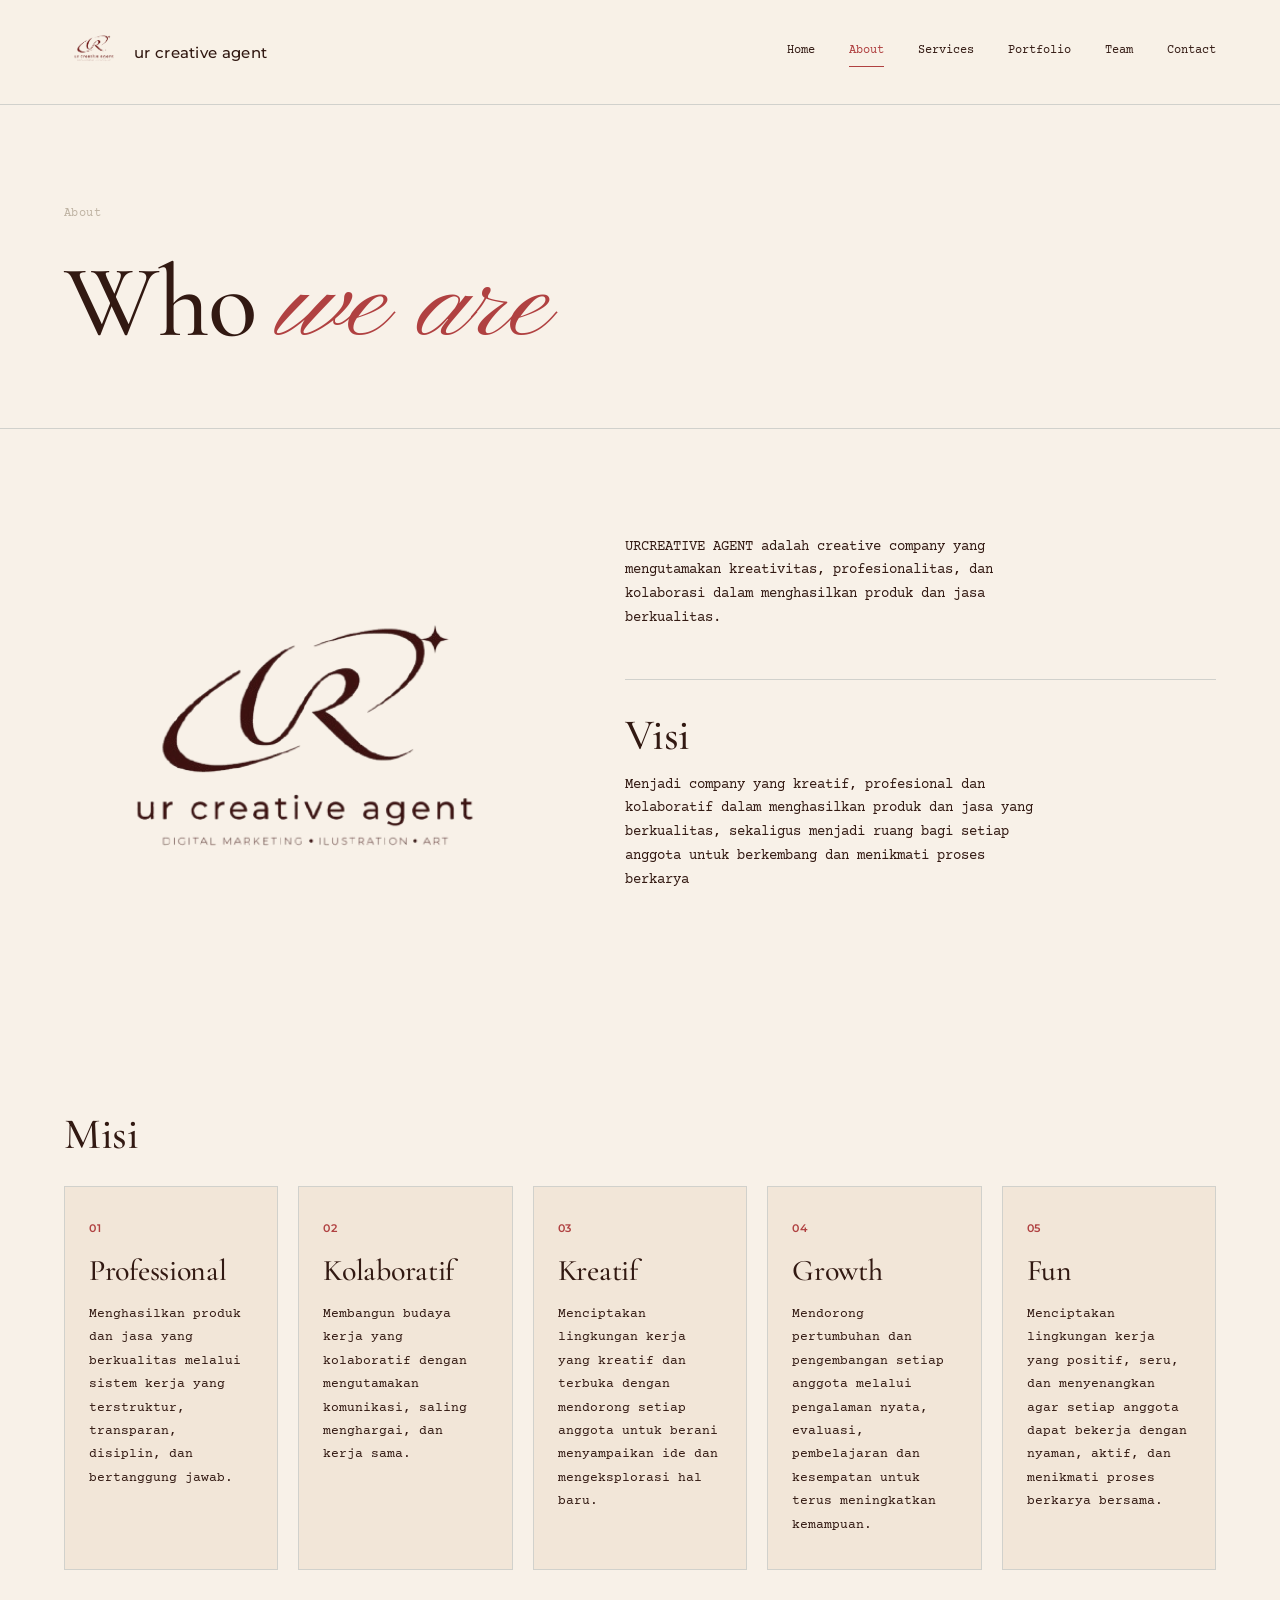
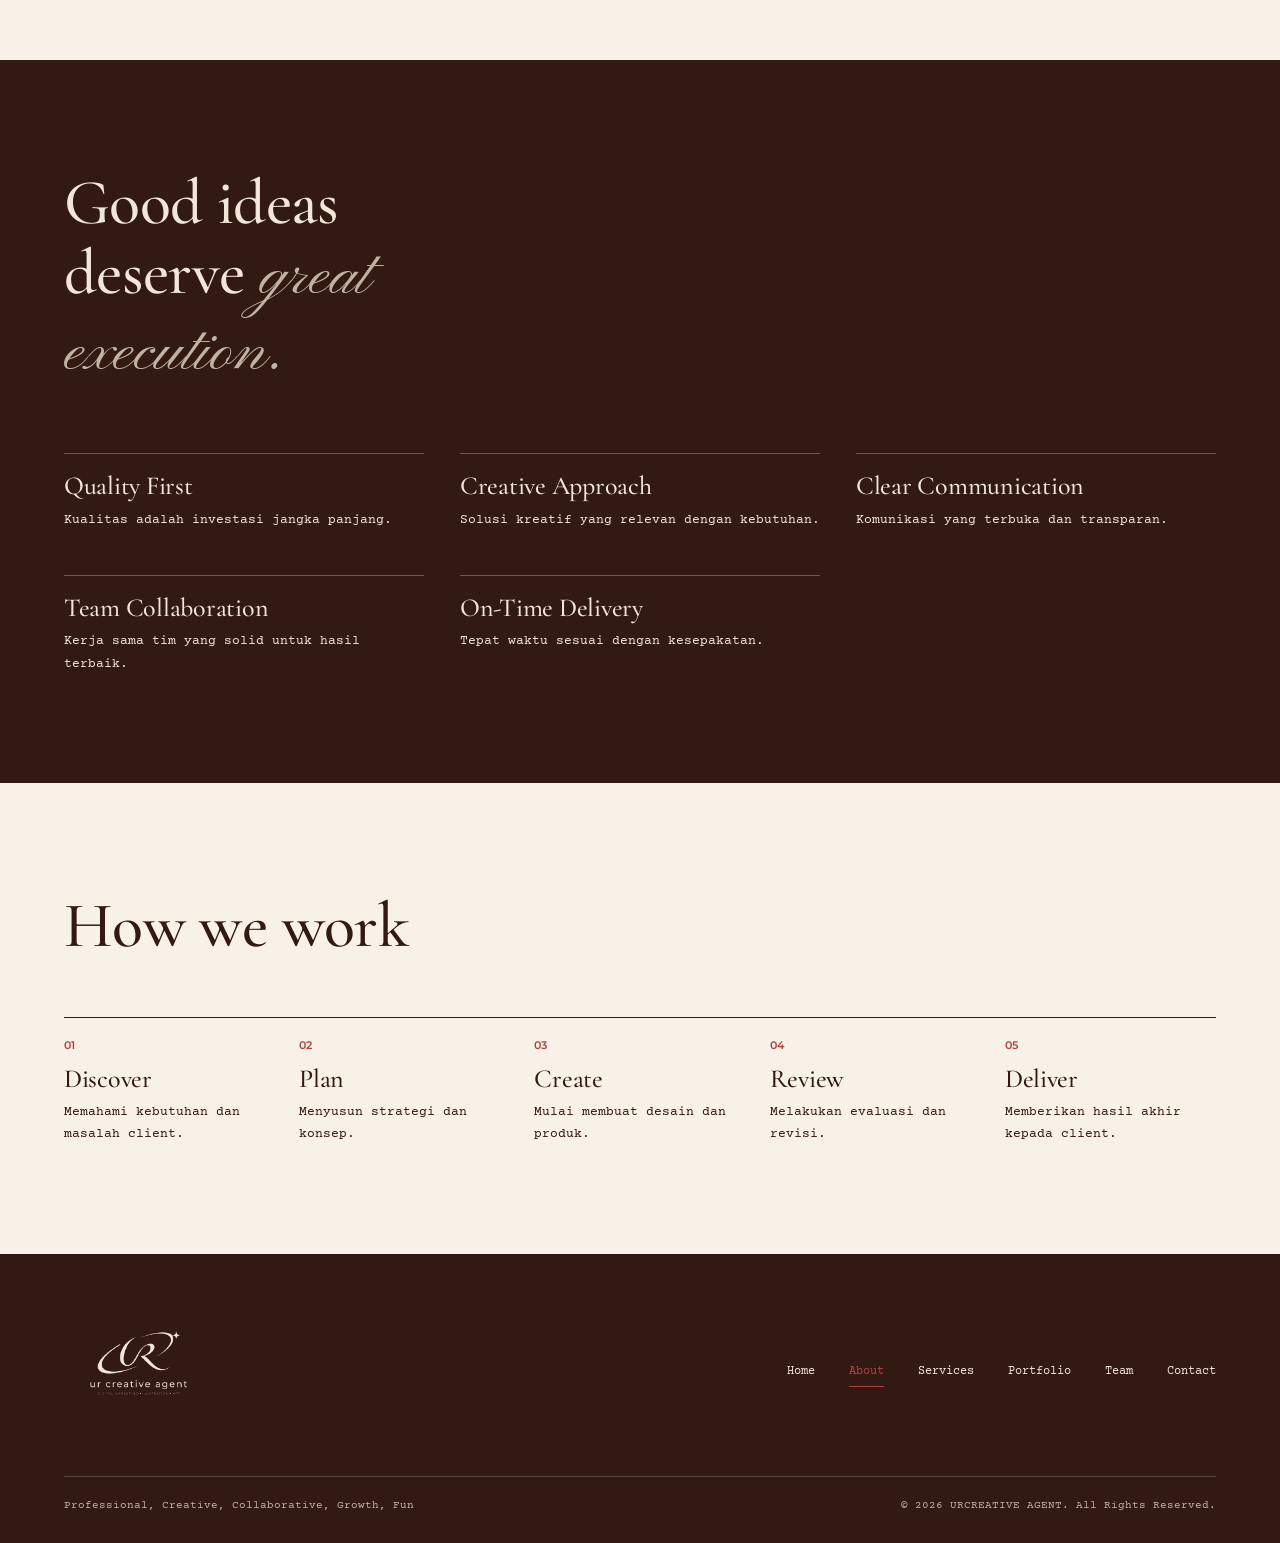
<file: about.html>
<!DOCTYPE html>
<html lang="id">

<head>
    <meta charset="UTF-8">
    <meta name="viewport" content="width=device-width, initial-scale=1.0">
    <title>About | URCREATIVE AGENT</title>
    <link rel="icon" type="image/jpeg" href="icons/logo.jpg">

    <!-- Font: Cormorant Garamond (judul), Pinyon Script (aksen), Courier Prime (teks), Montserrat (logo) -->
    <link rel="preconnect" href="https://fonts.googleapis.com">
    <link rel="preconnect" href="https://fonts.gstatic.com" crossorigin>
    <link
        href="https://fonts.googleapis.com/css2?family=Cormorant+Garamond:ital,wght@0,400;0,500;0,600;1,400;1,500&amp;family=Courier+Prime:wght@400;700&amp;family=Montserrat:wght@500;600&amp;family=Pinyon+Script&amp;display=swap"
        rel="stylesheet">

    <link rel="stylesheet" href="style.css">
</head>

<body class="page-about">

    <!-- ===== HEADER / NAVBAR (sama di semua halaman) ===== -->
    <header class="site-header">
        <a class="logo" href="index.html" aria-label="Urcreative Agent home">
            <img src="icons/logo.png" alt="URCREATIVE AGENT logo">
            <span class="brand-wordmark">ur creative agent</span>
        </a>

        <button class="menu-toggle" aria-label="Buka menu" aria-expanded="false">Menu</button>

        <nav class="site-nav">
            <a href="index.html">Home</a>
            <a href="about.html" class="active" aria-current="page">About</a>
            <a href="services.html">Services</a>
            <a href="portfolio.html">Portfolio</a>
            <a href="team.html">Team</a>
            <a href="contact.html">Contact</a>
        </nav>
    </header>

    <main>
        <section class="page-head">
            <p class="meta">About</p>
            <h1>Who <span class="script">we are</span></h1>
        </section>

        <!-- PROFIL + VISI MISI -->
        <section class="split">
            <img src="icons/logo.png" alt="Kantor URCREATIVE" loading="lazy" decoding="async">

            <div>
                <p class="body-text">
                    URCREATIVE AGENT adalah creative company yang mengutamakan
                    kreativitas, profesionalitas, dan kolaborasi dalam menghasilkan
                    produk dan jasa berkualitas.
                </p>

                <div class="vision-mission">

                    <!-- VISI -->
                    <article class="vm-block">
                        <h2 class="vm-title">Visi</h2>                        
                        <p>
                            Menjadi company yang kreatif, profesional dan kolaboratif dalam menghasilkan produk dan jasa yang berkualitas, 
                            sekaligus menjadi ruang bagi setiap anggota untuk berkembang dan menikmati proses berkarya
                        </p>
                    </article>
                </div>
            </div>
        </section>

        <!-- MISI CARDS -->
        <section class="mission-cards">
            <h2 class="vm-title mission-cards__title">Misi</h2>
            <div class="mission-card">
                <span class="mission-card__num">01</span> 
                <h2 class="vm-title">Professional</h2> 
                <p>Menghasilkan produk dan jasa yang berkualitas melalui sistem kerja yang terstruktur, transparan, disiplin, dan bertanggung jawab.</p>
            </div>
            <div class="mission-card">
                <span class="mission-card__num">02</span>
                <h2 class="vm-title">Kolaboratif</h2>
                <p>Membangun budaya kerja yang kolaboratif dengan mengutamakan komunikasi, saling menghargai, dan kerja sama.</p>
            </div>
            <div class="mission-card">
                <span class="mission-card__num">03</span>
                <h2 class="vm-title">Kreatif</h2>
                <p>Menciptakan lingkungan kerja yang kreatif dan terbuka dengan mendorong setiap anggota untuk berani menyampaikan ide dan mengeksplorasi hal baru.</p>
            </div>
            <div class="mission-card">
                <span class="mission-card__num">04</span>
                <h2 class="vm-title">Growth</h2>
                <p>Mendorong pertumbuhan dan pengembangan setiap anggota melalui pengalaman nyata, evaluasi, pembelajaran dan kesempatan untuk terus meningkatkan kemampuan.</p>
            </div>
            <div class="mission-card">
                <span class="mission-card__num">05</span>
                <h2 class="vm-title">Fun</h2> 
                <p>Menciptakan lingkungan kerja yang positif, seru, dan menyenangkan agar setiap anggota dapat bekerja dengan nyaman, aktif, dan menikmati proses berkarya bersama.</p>
            </div>
        </section>

        <!-- WHY CHOOSE US -->
        <section class="dark-band">
            <h2>Good ideas deserve <span class="script">great execution.</span></h2>

            <div class="columns-3">
                <div>
                    <h3>Quality First</h3>
                    <p>Kualitas adalah investasi jangka panjang.</p>
                </div>

                <div>
                    <h3>Creative Approach</h3>
                    <p>Solusi kreatif yang relevan dengan kebutuhan.</p>
                </div>

                <div>
                    <h3>Clear Communication</h3>
                    <p>Komunikasi yang terbuka dan transparan.</p>
                </div>

                <div>
                    <h3>Team Collaboration</h3>
                    <p>Kerja sama tim yang solid untuk hasil terbaik.</p>
                </div>

                <div>
                    <h3>On-Time Delivery</h3>
                    <p>Tepat waktu sesuai dengan kesepakatan.</p>
                </div>
            </div>
        </section>

        <!-- ALUR KERJA -->
        <section class="process">
            <h2>How we work</h2>

            <ol class="process-list">
                <li>
                    <h3>Discover</h3>
                    <p>Memahami kebutuhan dan masalah client.</p>
                </li>

                <li>
                    <h3>Plan</h3>
                    <p>Menyusun strategi dan konsep.</p>
                </li>

                <li>
                    <h3>Create</h3>
                    <p>Mulai membuat desain dan produk.</p>
                </li>

                <li>
                    <h3>Review</h3>
                    <p>Melakukan evaluasi dan revisi.</p>
                </li>

                <li>
                    <h3>Deliver</h3>
                    <p>Memberikan hasil akhir kepada client.</p>
                </li>
            </ol>
        </section>
    </main>

    <!-- ===== FOOTER (sama di semua halaman) ===== -->
    <footer class="site-footer">
        <div class="footer-top">
            <a class="logo" href="index.html" aria-label="Urcreative Agent home">
                <img src="icons/logoputih.png" alt="URCREATIVE AGENT logo" loading="lazy" decoding="async">
            </a>

            <nav class="site-nav">
                <a href="index.html">Home</a>
                <a href="about.html" class="active" aria-current="page">About</a>
                <a href="services.html">Services</a>
                <a href="portfolio.html">Portfolio</a>
                <a href="team.html">Team</a>
                <a href="contact.html">Contact</a>
            </nav>
        </div>

        <div class="footer-bottom">
            <span>Professional, Creative, Collaborative, Growth, Fun</span>
            <span>&copy; 2026 URCREATIVE AGENT. All Rights Reserved.</span>
        </div>
    </footer>

    <!-- Notifikasi kecil setelah form kontak dikirim -->
    <div class="toast" id="toast" role="status">Pesan berhasil dikirim.</div>

    <script src="script.js"></script>
</body>

</html>
</file>
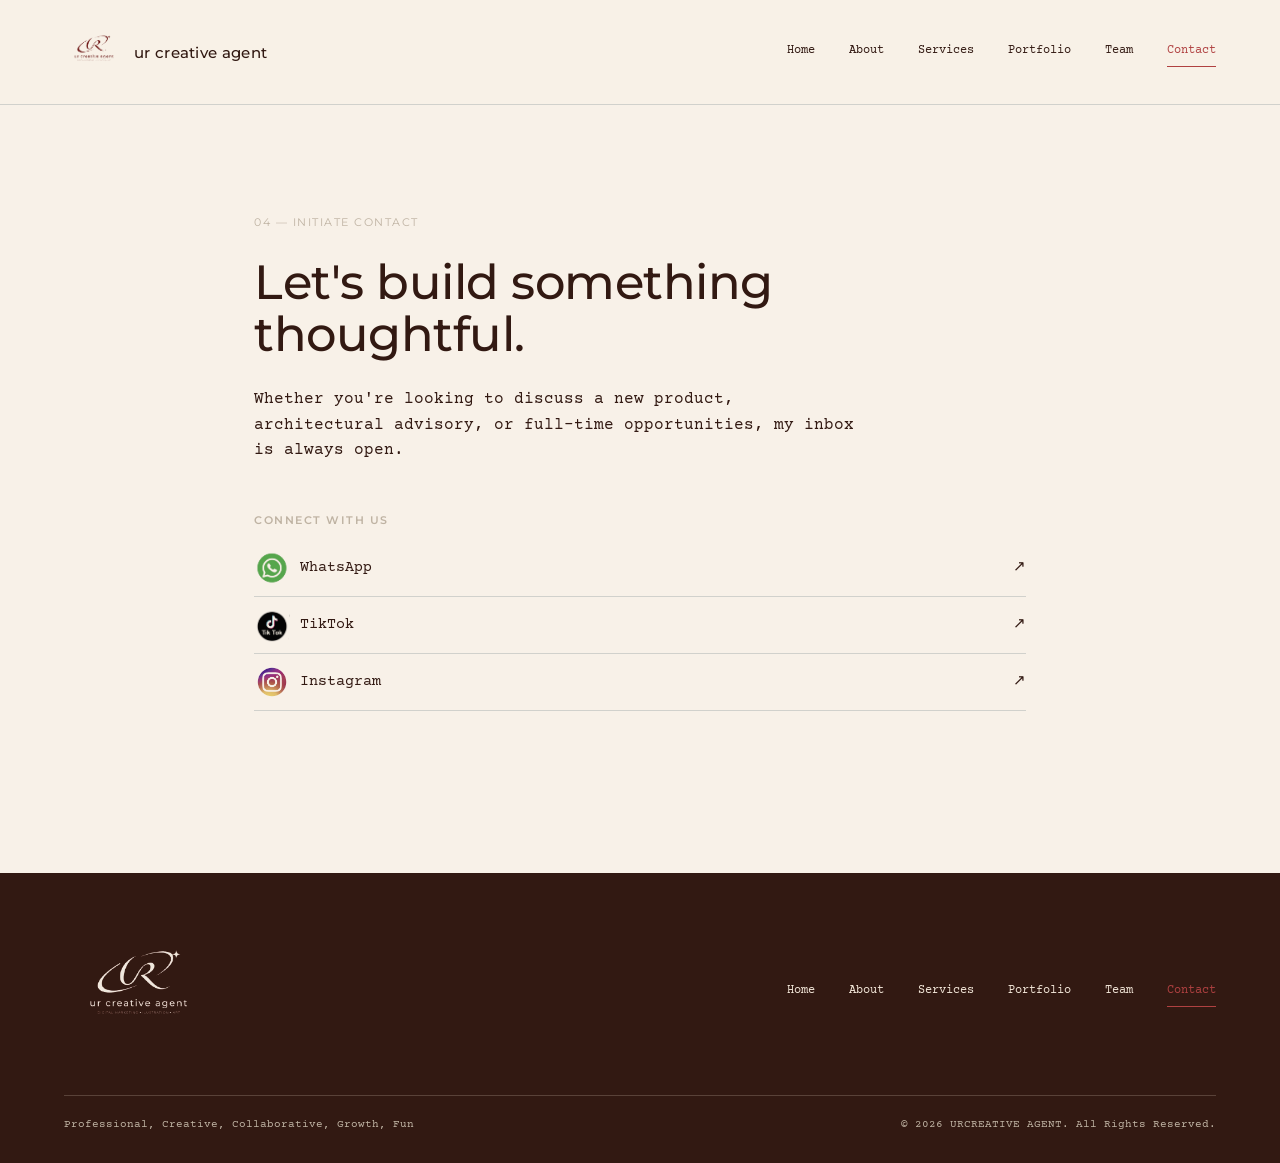
<file: contact.html>
<!DOCTYPE html>
<html lang="id">

<head>
    <meta charset="UTF-8">
    <meta name="viewport" content="width=device-width, initial-scale=1.0">
    <title>Contact | URCREATIVE AGENT</title>
    <link rel="icon" type="image/jpeg" href="icons/logo.jpg">

    <!-- Font: Cormorant Garamond (judul), Pinyon Script (aksen), Courier Prime (teks), Montserrat (logo) -->
    <link rel="preconnect" href="https://fonts.googleapis.com">
    <link rel="preconnect" href="https://fonts.gstatic.com" crossorigin>
    <link
        href="https://fonts.googleapis.com/css2?family=Cormorant+Garamond:ital,wght@0,400;0,500;0,600;1,400;1,500&amp;family=Courier+Prime:wght@400;700&amp;family=Montserrat:wght@500;600&amp;family=Pinyon+Script&amp;display=swap"
        rel="stylesheet">

    <link rel="stylesheet" href="style.css">
</head>

<body class="page-contact">

    <!-- ===== HEADER / NAVBAR (sama di semua halaman) ===== -->
    <header class="site-header">
        <a class="logo" href="index.html" aria-label="Urcreative Agent home">
            <img src="icons/logo.png" alt="URCREATIVE AGENT logo">
            <span class="brand-wordmark">ur creative agent</span>
        </a>

        <button class="menu-toggle" aria-label="Buka menu" aria-expanded="false">Menu</button>

        <nav class="site-nav">
            <a href="index.html">Home</a>
            <a href="about.html">About</a>
            <a href="services.html">Services</a>
            <a href="portfolio.html">Portfolio</a>
            <a href="team.html">Team</a>
            <a href="contact.html" class="active" aria-current="page">Contact</a>
        </nav>
    </header>

    <main>
        <section class="contact-initiator">
            <p class="meta">04 &mdash; INITIATE CONTACT</p>
            <h1>Let's build something thoughtful.</h1>
            <p class="lead">Whether you're looking to discuss a new product, architectural advisory, or full-time opportunities, my inbox is always open.</p>

            <div class="contact-footer-links">
                <div class="socials-container" style="width: 100%;">
                    <h3 class="socials-title">Connect with us</h3>
                    <div class="socials">
                        <a href="https://wa.me/6285795859690" target="_blank">
                            <div class="social-name">
                                <img src="icons/wa.png" alt="WhatsApp" class="social-icon" loading="lazy" decoding="async">
                                WhatsApp
                            </div>
                            <span>&nearr;</span>
                        </a>
                        <a href=" https://www.tiktok.com/@ur.creative.agent?_r=1&_t=ZS-9AcNAT0Wtef" target="_blank">
                            <div class="social-name">
                                <img src="icons/tiktok.png" alt="TikTok" class="social-icon" loading="lazy" decoding="async">
                                TikTok
                            </div>
                            <span>&nearr;</span>
                        </a>
                        <a href="https://www.instagram.com/urcreativeagent?dlrf=aDJwZWNsaXFndW5l&utm_source=qr" target="_blank">
                            <div class="social-name">
                                <img src="icons/ig.png" alt="Instagram" class="social-icon" loading="lazy" decoding="async">
                                Instagram
                            </div>
                            <span>&nearr;</span>
                        </a>
                    </div>
                </div>
            </div>
        </section>
    </main>

    <!-- ===== FOOTER (sama di semua halaman) ===== -->
    <footer class="site-footer">
        <div class="footer-top">
            <a class="logo" href="index.html" aria-label="Urcreative Agent home">
                <img src="icons/logoputih.png" alt="URCREATIVE AGENT logo" loading="lazy" decoding="async">
            </a>

            <nav class="site-nav">
                <a href="index.html">Home</a>
                <a href="about.html">About</a>
                <a href="services.html">Services</a>
                <a href="portfolio.html">Portfolio</a>
                <a href="team.html">Team</a>
                <a href="contact.html" class="active" aria-current="page">Contact</a>
            </nav>
        </div>

        <div class="footer-bottom">
            <span>Professional, Creative, Collaborative, Growth, Fun</span>
            <span>&copy; 2026 URCREATIVE AGENT. All Rights Reserved.</span>
        </div>
    </footer>

    <!-- Notifikasi kecil setelah form kontak dikirim -->
    <div class="toast" id="toast" role="status">Pesan berhasil dikirim.</div>

    <script src="script.js"></script>
</body>

</html>
</file>
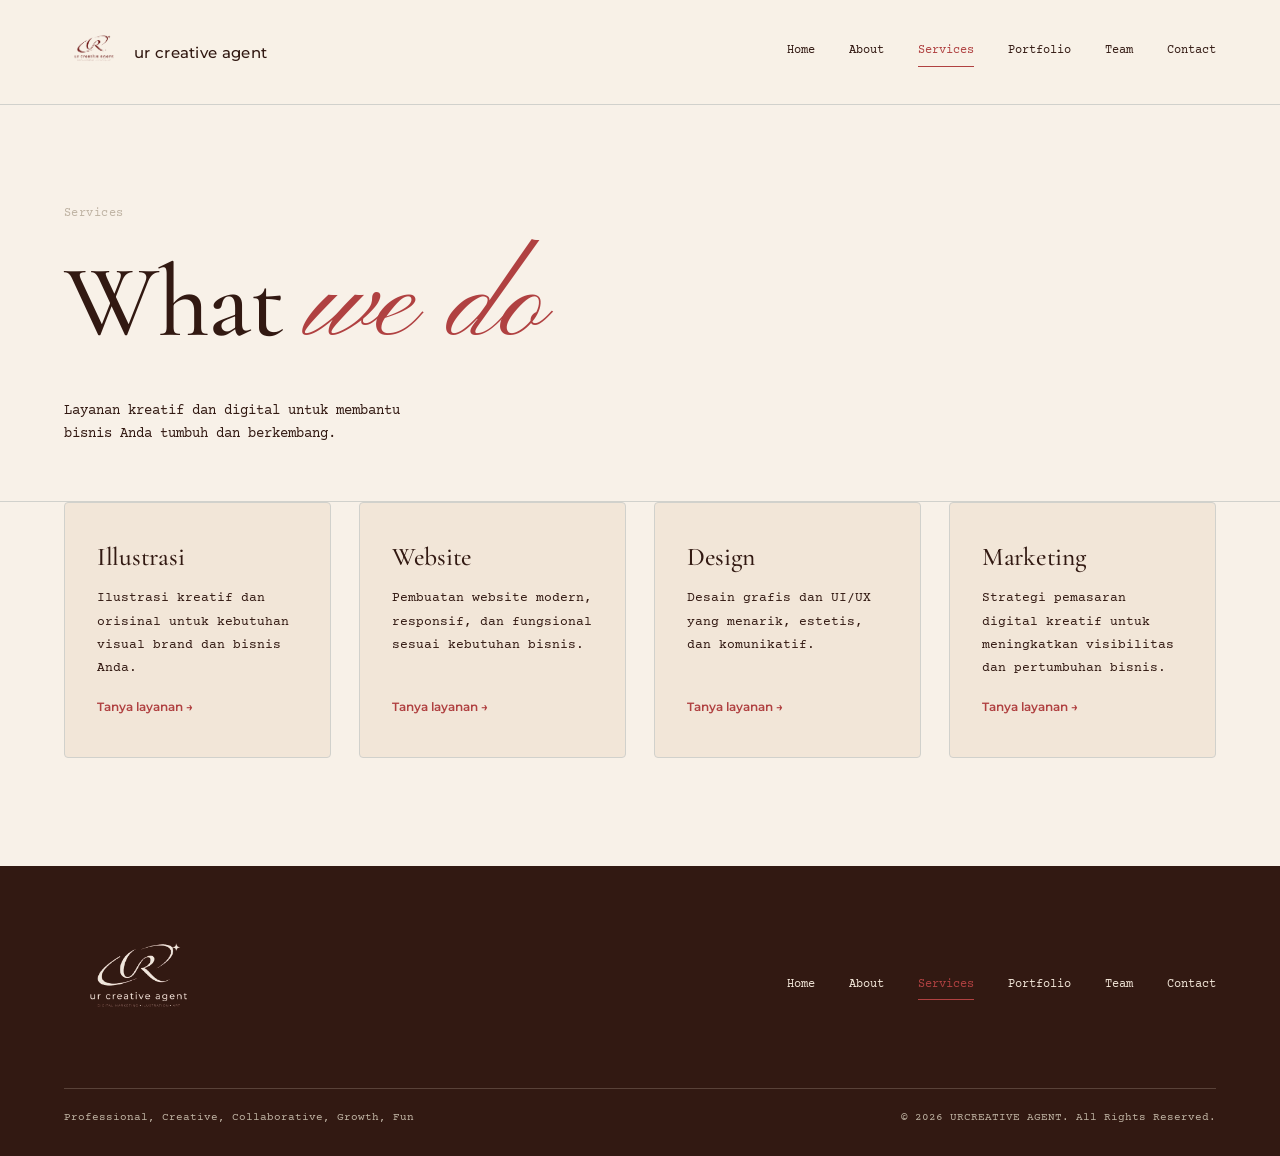
<file: services.html>
<!DOCTYPE html>
<html lang="id">

<head>
    <meta charset="UTF-8">
    <meta name="viewport" content="width=device-width, initial-scale=1.0">
    <title>Services | URCREATIVE AGENT</title>
    <link rel="icon" type="image/jpeg" href="icons/logo.jpg">

    <!-- Font: Cormorant Garamond (judul), Pinyon Script (aksen), Courier Prime (teks), Montserrat (logo) -->
    <link rel="preconnect" href="https://fonts.googleapis.com">
    <link rel="preconnect" href="https://fonts.gstatic.com" crossorigin>
    <link
        href="https://fonts.googleapis.com/css2?family=Cormorant+Garamond:ital,wght@0,400;0,500;0,600;1,400;1,500&family=Courier+Prime:wght@400;700&family=Montserrat:wght@500;600&family=Pinyon+Script&display=swap"
        rel="stylesheet">

    <link rel="stylesheet" href="style.css">
</head>

<body class="page-services">

    <!-- ===== HEADER / NAVBAR (sama di semua halaman) ===== -->
    <header class="site-header">
        <a class="logo" href="index.html" aria-label="Urcreative Agent home">
            <img src="icons/logo.png" alt="URCREATIVE AGENT logo">
            <span class="brand-wordmark">ur creative agent</span>
        </a>

        <button class="menu-toggle" aria-label="Buka menu" aria-expanded="false">Menu</button>

        <nav class="site-nav">
            <a href="index.html">Home</a>
            <a href="about.html">About</a>
            <a href="services.html" class="active" aria-current="page">Services</a>
            <a href="portfolio.html">Portfolio</a>
            <a href="team.html">Team</a>
            <a href="contact.html">Contact</a>
        </nav>
    </header>

    <main>
        <section class="page-head">
            <p class="meta">Services</p>
            <h1>What <span class="script">we do</span></h1>
            <p class="lead">Layanan kreatif dan digital untuk membantu bisnis Anda tumbuh dan berkembang.</p>
        </section>
        <section class="service-cards">
            <a href="contact.html" class="service-card">
                <h3>Illustrasi</h3>
                <p>Ilustrasi kreatif dan orisinal untuk kebutuhan visual brand dan bisnis Anda.</p>
                <span class="service-card__cta">Tanya layanan →</span>
            </a>

            <a href="contact.html" class="service-card">
                <h3>Website</h3>
                <p>Pembuatan website modern, responsif, dan fungsional sesuai kebutuhan bisnis.</p>
                <span class="service-card__cta">Tanya layanan →</span>
            </a>

            <a href="contact.html" class="service-card">
                <h3>Design</h3>
                <p>Desain grafis dan UI/UX yang menarik, estetis, dan komunikatif.</p>
                <span class="service-card__cta">Tanya layanan →</span>
            </a>

            <a href="contact.html" class="service-card">
                <h3>Marketing</h3>
                <p>Strategi pemasaran digital kreatif untuk meningkatkan visibilitas dan pertumbuhan bisnis.</p>
                <span class="service-card__cta">Tanya layanan →</span>
            </a>
        </section>
    </main>

    <!-- ===== FOOTER (sama di semua halaman) ===== -->
    <footer class="site-footer">
        <div class="footer-top">
            <a class="logo" href="index.html" aria-label="Urcreative Agent home">
                <img src="icons/logoputih.png" alt="URCREATIVE AGENT logo" loading="lazy" decoding="async">
            </a>

            <nav class="site-nav">
                <a href="index.html">Home</a>
                <a href="about.html">About</a>
                <a href="services.html" class="active" aria-current="page">Services</a>
                <a href="portfolio.html">Portfolio</a>
                <a href="team.html">Team</a>
                <a href="contact.html">Contact</a>
            </nav>
        </div>

        <div class="footer-bottom">
            <span>Professional, Creative, Collaborative, Growth, Fun</span>
            <span>&copy; 2026 URCREATIVE AGENT. All Rights Reserved.</span>
        </div>
    </footer>

    <!-- Notifikasi kecil setelah form kontak dikirim -->
    <div class="toast" id="toast" role="status">Pesan berhasil dikirim.</div>

    <script src="script.js"></script>
</body>

</html>
</file>
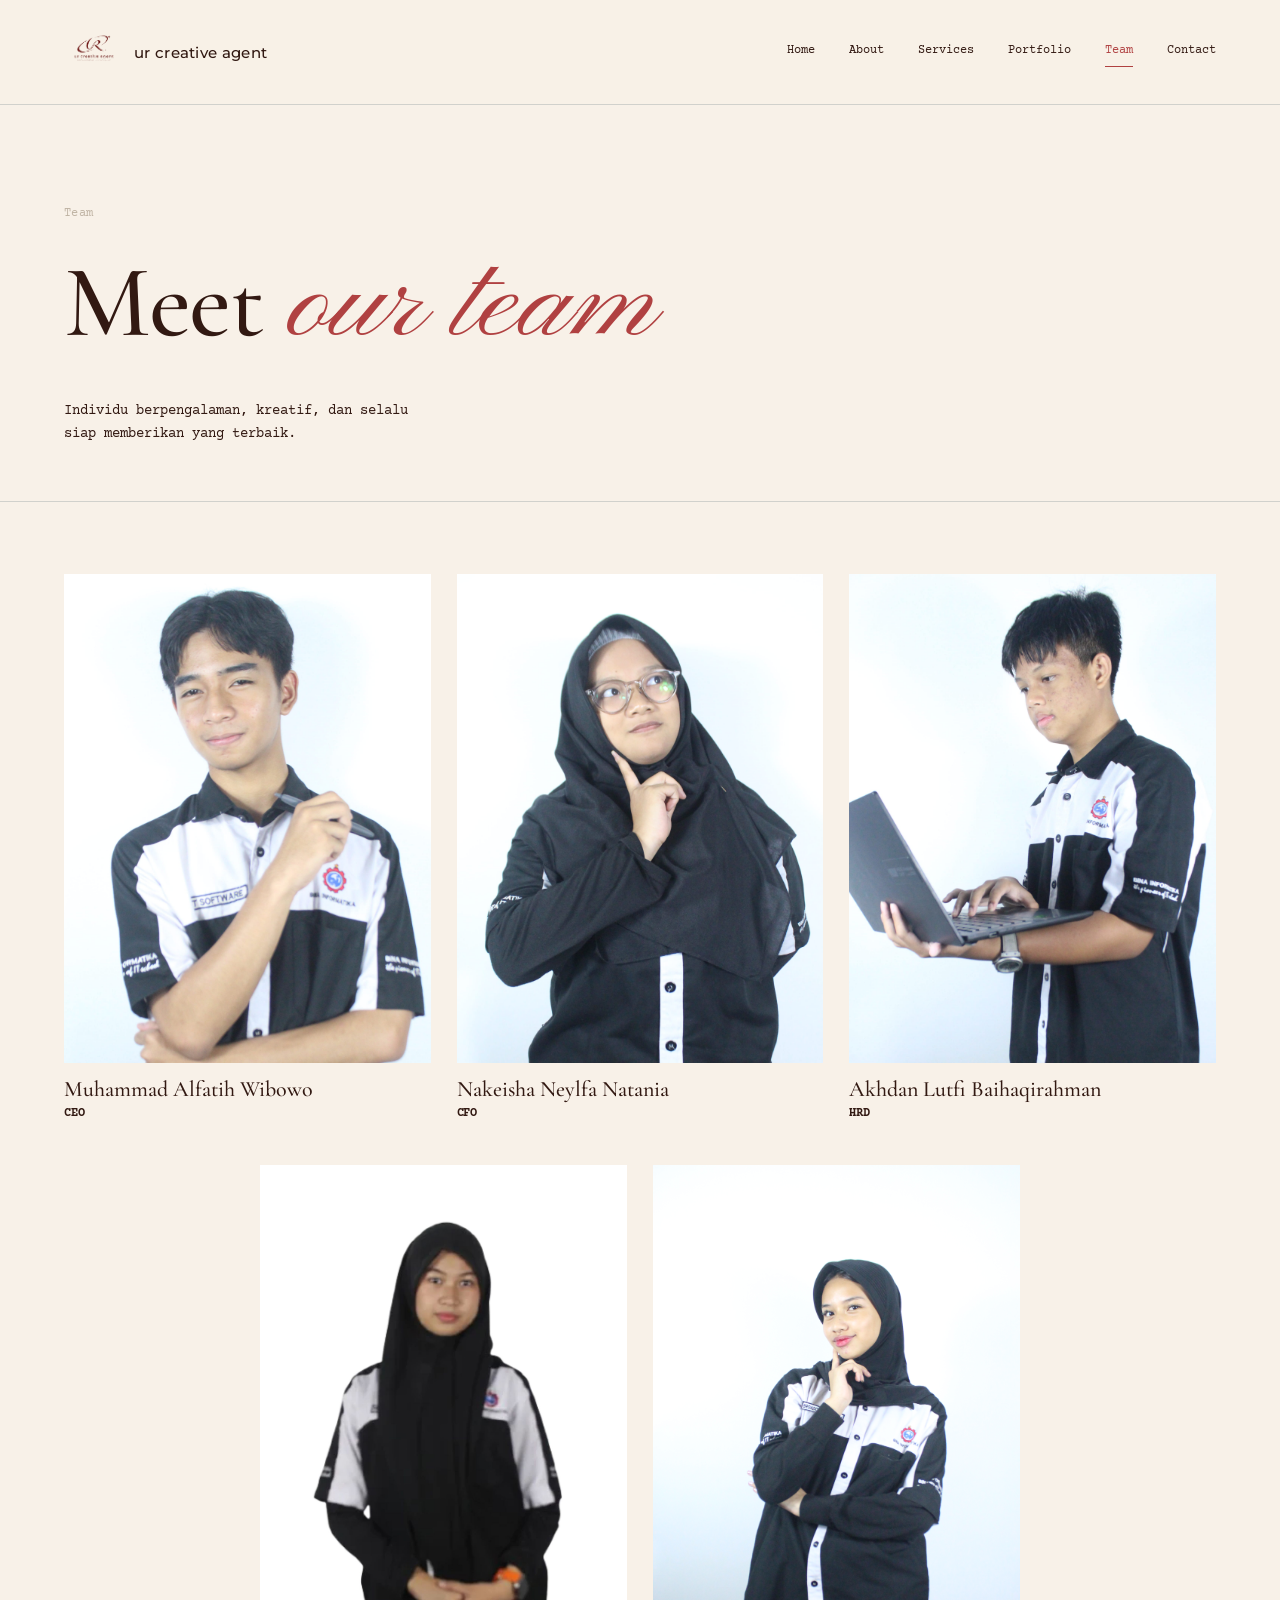
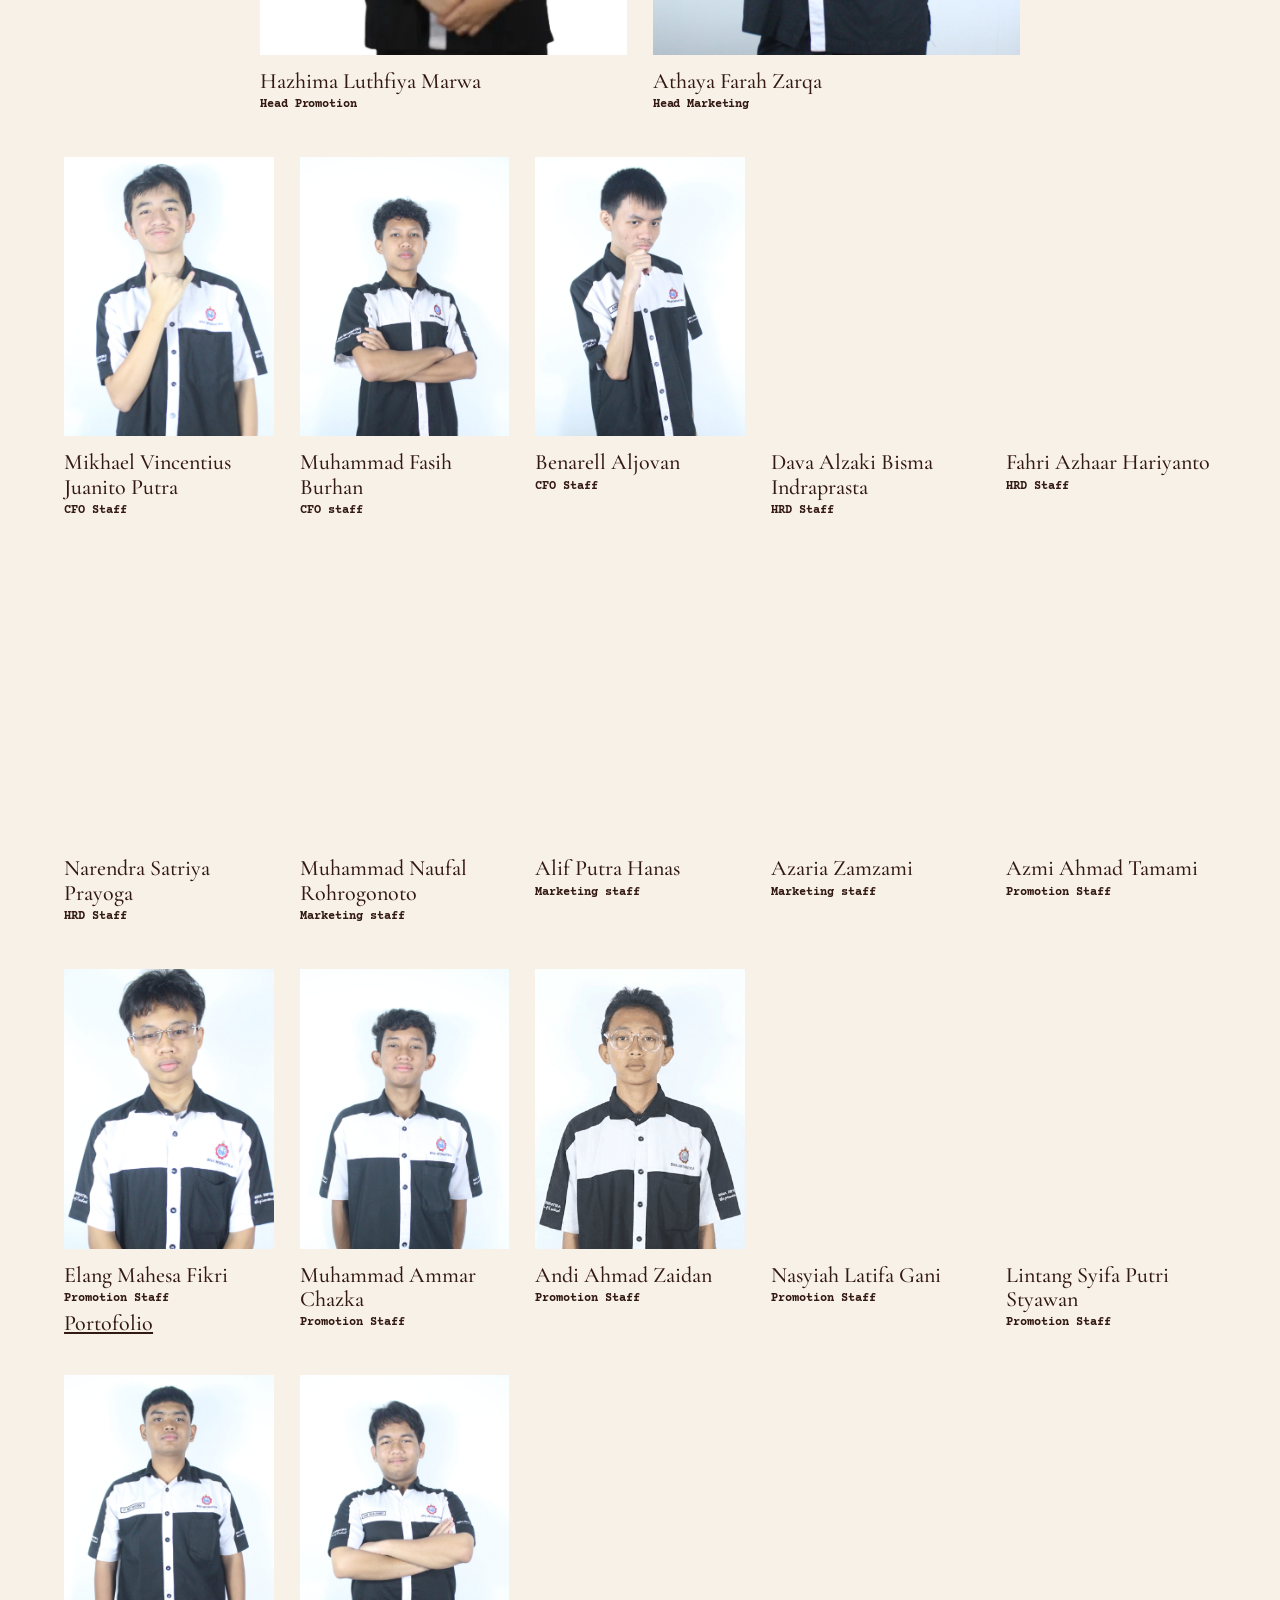
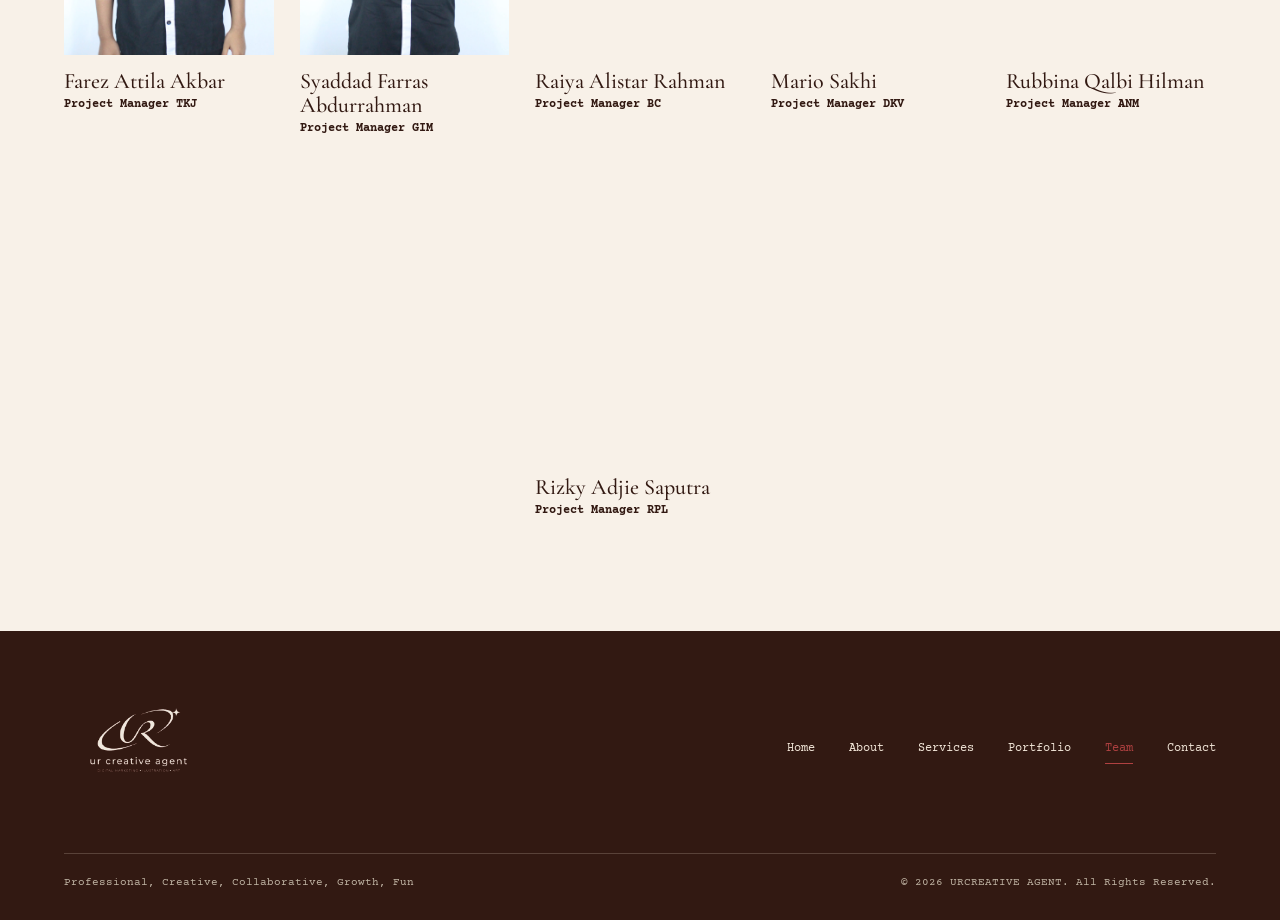
<file: team.html>
<!DOCTYPE html>
<html lang="id">

<head>
    <meta charset="UTF-8">
    <meta name="viewport" content="width=device-width, initial-scale=1.0">
    <title>Team | URCREATIVE AGENT</title>
    <link rel="icon" type="image/jpeg" href="icons/logo.jpg">

    <!-- Font: Cormorant Garamond (judul), Pinyon Script (aksen), Courier Prime (teks), Montserrat (logo) -->
    <link rel="preconnect" href="https://fonts.googleapis.com">
    <link rel="preconnect" href="https://fonts.gstatic.com" crossorigin>
    <link
        href="https://fonts.googleapis.com/css2?family=Cormorant+Garamond:ital,wght@0,400;0,500;0,600;1,400;1,500&amp;family=Courier+Prime:wght@400;700&amp;family=Montserrat:wght@500;600&amp;family=Pinyon+Script&amp;display=swap"
        rel="stylesheet">

    <link rel="stylesheet" href="style.css">
</head>

<body class="page-team">

    <!-- ===== HEADER / NAVBAR (sama di semua halaman) ===== -->
    <header class="site-header">
        <a class="logo" href="index.html" aria-label="Urcreative Agent home">
            <img src="icons/logo.png" alt="URCREATIVE AGENT logo">
            <span class="brand-wordmark">ur creative agent</span>
        </a>

        <button class="menu-toggle" aria-label="Buka menu" aria-expanded="false">Menu</button>

        <nav class="site-nav">
            <a href="index.html">Home</a>
            <a href="about.html">About</a>
            <a href="services.html">Services</a>
            <a href="portfolio.html">Portfolio</a>
            <a href="team.html" class="active" aria-current="page">Team</a>
            <a href="contact.html">Contact</a>
        </nav>
    </header>

    <main>
        <section class="page-head">
            <p class="meta">Team</p>
            <h1>Meet <span class="script">our team</span></h1>
            <p class="lead">Individu berpengalaman, kreatif, dan selalu siap memberikan yang terbaik.</p>
        </section>

        <!-- 26 anggota tim. Anggota 5 sampai 26 masih placeholder: ganti nama, jabatan, dan foto. -->
        <section class="team-grid leadership">

            <!-- ANGGOTA 1 -->
            <figure class="member">
                <img class="member-photo-top" src="Person/alfatih.JPG" alt="Muhammad Alfatih Wibowo" loading="lazy" decoding="async">
                <figcaption>
                    <b>Muhammad Alfatih Wibowo</b>
                    <span><h3>CEO</h3></span>
                </figcaption>
            </figure>

            <!-- ANGGOTA 2 -->
            <figure class="member">
                <img class="member-photo-nakei" src="Person/nakei.JPG" alt="Nakeisha Neylfa Natania" loading="lazy" decoding="async">
                <figcaption>
                    <b>Nakeisha Neylfa Natania</b>
                    <span><h3>CFO</h3></span>
                </figcaption>
            </figure>

            <!-- ANGGOTA 3 -->
            <figure class="member">
                <img class="member-photo-top" src="Person/iqul.JPG" alt="Akhdan Lutfi Baihaqirahman" loading="lazy" decoding="async">
                <figcaption>
                    <b>Akhdan Lutfi Baihaqirahman</b>
                    <span><h3>HRD</h3></span>
                </figcaption>
            </figure>

            <!-- ANGGOTA 4 -->
            <figure class="member">
                <img src="Person/hajima.JPG" alt="Hazhima Luthfiya Marwa" loading="lazy" decoding="async">
                <figcaption>
                    <b>Hazhima Luthfiya Marwa</b>
                    <span><h3>Head Promotion</h3></span>
                </figcaption>
            </figure>

            <!-- ANGGOTA 5 -->
            <figure class="member">
                <img src="Person/farah.JPG" alt="Athaya Farah Zarqa" loading="lazy" decoding="async">
                <figcaption>
                    <b>Athaya Farah Zarqa</b>
                    <span><h3>Head Marketing</h3></span>
                </figcaption>
            </figure>
        </section>

        <!-- Staf Lainnya -->
        <section class="team-grid regular">

            <!-- ANGGOTA 6 -->
            <figure class="member">
                <img class="member-photo-top" src="Person/mikhael.JPG" alt="Mikhael" loading="lazy" decoding="async">
                <figcaption>
                    <b>Mikhael Vincentius Juanito Putra</b>
                    <span>CFO Staff</span>
                </figcaption>
            </figure>

            <!-- ANGGOTA 7 -->
            <figure class="member">
                <img src="Person/pasih.JPG" alt="pasih" loading="lazy" decoding="async">
                <figcaption>
                    <b>Muhammad Fasih Burhan</b>
                    <span>CFO staff</span>
                </figcaption>
            </figure>

            <!-- ANGGOTA 8 -->
            <figure class="member">
                <img src="Person/benarel.JPG" alt="Benarell Aljovan" loading="lazy" decoding="async">
                <figcaption>
                    <b>Benarell Aljovan</b>
                    <span>CFO Staff</span>
                </figcaption>
            </figure>

            <!-- ANGGOTA 9 -->
            <figure class="member">
                <img src="Person/dava.JPG" alt="Dava Alzaki Bisma Indraprasta" loading="lazy" decoding="async">
                <figcaption>
                    <b>Dava Alzaki Bisma Indraprasta</b>
                    <span>HRD Staff</span>
                </figcaption>
            </figure>

            <!-- ANGGOTA 10 -->
            <figure class="member">
                <img src="Person/fahri.JPG" alt="Fahri Azhaar Hariyanto" loading="lazy" decoding="async">
                <figcaption>
                    <b>Fahri Azhaar Hariyanto</b>
                    <span>HRD Staff</span>
                </figcaption>
            </figure>

            <!-- ANGGOTA 11 -->
            <figure class="member">
                <img src="Person/naren.JPG" alt="Narendra Satriya Prayoga" loading="lazy" decoding="async">
                <figcaption>
                    <b>Narendra Satriya Prayoga</b>
                    <span>HRD Staff</span>
                </figcaption>
            </figure>

            <!-- ANGGOTA 12 -->
            <figure class="member">
                <img src="Person/naufal.JPG" alt="Muhammad Naufal Rohrogonoto" loading="lazy" decoding="async">
                <figcaption>
                    <b>Muhammad Naufal Rohrogonoto</b>
                    <span>Marketing staff</span>
                </figcaption>
            </figure>

            <!-- ANGGOTA 13 -->
            <figure class="member">
                <img src="Person/alif.JPG" alt="Alif Putra Hanas" loading="lazy" decoding="async">
                <figcaption>
                    <b>Alif Putra Hanas</b>
                    <span>Marketing staff</span>
                </figcaption>
            </figure>

            <!-- ANGGOTA 14 -->
            <figure class="member">
                <img src="Person/zamzam.JPG" alt="Azaria Zamzami" loading="lazy" decoding="async">
                <figcaption>
                    <b>Azaria Zamzami</b>
                    <span>Marketing staff</span>
                </figcaption>
            </figure>

            <!-- ANGGOTA 15 -->
            <figure class="member">
                <img src="Person/azmi.JPG" alt="Azmi Ahmad Tamami" loading="lazy" decoding="async">
                <figcaption>
                    <b>Azmi Ahmad Tamami</b>
                    <span>Promotion Staff</span>
                </figcaption>
            </figure>

            <!-- ANGGOTA 16 -->
            <figure class="member">
                <img class="member-photo-top" src="Person/elang.JPG" alt="Elang Mahesa Fikri" loading="lazy" decoding="async">
                <figcaption>
                    <b>Elang Mahesa Fikri</b>
                    <span>Promotion Staff</span>
                    <a href="https://elang08.github.io/portfolio-elang/" target="_blank" rel="noopener noreferrer"><b><u>Portofolio</u></b></a>
                </figcaption>
            </figure>

            <!-- ANGGOTA 17 -->
            <figure class="member">
                <img src="Person/ammar.JPG" alt="Muhammad Ammar Chazka" loading="lazy" decoding="async">
                <figcaption>
                    <b>Muhammad Ammar Chazka</b>
                    <span>Promotion Staff</span>
                </figcaption>
            </figure>

            <!-- ANGGOTA 18 -->
            <figure class="member">
                <img src="Person/jidan.JPG" alt="Andi Ahmad Zaidan" loading="lazy" decoding="async">
                <figcaption>
                    <b>Andi Ahmad Zaidan</b>
                    <span>Promotion Staff</span>
                </figcaption>
            </figure>

            <!-- ANGGOTA 19 -->
            <figure class="member">
                <img class="member-photo-bwh" src="Person/ica.JPG" alt="Nasyiah Latifa Gani" loading="lazy" decoding="async">
                <figcaption>
                    <b>Nasyiah Latifa Gani</b>
                    <span>Promotion Staff</span>
                </figcaption>
            </figure>

            <!-- ANGGOTA 20 -->
            <figure class="member">
                <img class="member-photo-bwh" src="Person/lintang.JPG" alt="Lintang Syifa Putri Styawan" loading="lazy" decoding="async">
                <figcaption>
                    <b>Lintang Syifa Putri Styawan</b>
                    <span>Promotion Staff</span>
                </figcaption>
            </figure>

            <!-- ANGGOTA 21 -->
            <figure class="member">
                <img src="Person/farez.JPG" alt="Farez Attila Akbar" loading="lazy" decoding="async">
                <figcaption>
                    <b>Farez Attila Akbar</b>
                    <span>Project Manager TKJ</span>
                </figcaption>
            </figure>

            <!-- ANGGOTA 22 -->
            <figure class="member">
                <img src="Person/faras.JPG" alt="Syaddad Farras Abdurrahman" loading="lazy" decoding="async">
                <figcaption>
                    <b>Syaddad Farras Abdurrahman</b>
                    <span>Project Manager GIM</span>
                </figcaption>
            </figure>

            <!-- ANGGOTA 23 -->
            <figure class="member">
                <img src="Person/raiya.JPG" alt="Raiya Alistar Rahman" loading="lazy" decoding="async">
                <figcaption>
                    <b>Raiya Alistar Rahman</b>
                    <span>Project Manager BC</span>
                </figcaption>
            </figure>

            <!-- ANGGOTA 24 -->
            <figure class="member">
                <img src="Person/sakhi.JPG" alt="Mario Sakhi" loading="lazy" decoding="async">
                <figcaption>
                    <b>Mario Sakhi</b>
                    <span>Project Manager DKV</span>
                </figcaption>
            </figure>

            <!-- ANGGOTA 25 -->
            <figure class="member">
                <img class="member-photo-top" src="Person/rubbi.JPG" alt="Rubbina Qalbi Hilman" loading="lazy" decoding="async">
                <figcaption>
                    <b>Rubbina Qalbi Hilman</b>
                    <span>Project Manager ANM</span>
                </figcaption>
            </figure>

            <!-- ANGGOTA 26 -->
            <figure class="member">
                <img src="Person/ikyy.JPG" alt="Rizky Adjie Saputra" loading="lazy" decoding="async"> 
                <figcaption>
                    <b>Rizky Adjie Saputra</b>
                    <span>Project Manager RPL</span>
                </figcaption>
            </figure>

        </section>
    </main>

    <!-- ===== FOOTER (sama di semua halaman) ===== -->
    <footer class="site-footer">
        <div class="footer-top">
            <a class="logo" href="index.html" aria-label="Urcreative Agent home">
                <img src="icons/logoputih.png" alt="URCREATIVE AGENT logo" loading="lazy" decoding="async">
            </a>

            <nav class="site-nav">
                <a href="index.html">Home</a>
                <a href="about.html">About</a>
                <a href="services.html">Services</a>
                <a href="portfolio.html">Portfolio</a>
                <a href="team.html" class="active" aria-current="page">Team</a>
                <a href="contact.html">Contact</a>
            </nav>
        </div>

        <div class="footer-bottom">
            <span>Professional, Creative, Collaborative, Growth, Fun</span>
            <span>&copy; 2026 URCREATIVE AGENT. All Rights Reserved.</span>
        </div>
    </footer>

    <!-- Notifikasi kecil setelah form kontak dikirim -->
    <div class="toast" id="toast" role="status">Pesan berhasil dikirim.</div>

    <script src="script.js"></script>
</body>

</html>
</file>
<file: style.css>
/* ==========================================================================
   URCREATIVE AGENT - style.css

   Daftar isi:
   1.  Variabel (warna & font)
   2.  Reset & dasar
   3.  Elemen umum (judul, teks, tombol)
   4.  Header & navigasi
   5.  Footer
   6.  Halaman Home
   7.  Layout dua kolom (dipakai About & Contact)
   8.  Halaman About (visi misi, why choose us, alur kerja)
   9.  Halaman Services
   10. Halaman Portfolio
   11. Halaman Team
   12. Halaman Contact
   13. Toast
   14. Animasi
   15. Responsive (tablet & mobile)
   ========================================================================== */


/* ==========================================================================
   1. VARIABEL - ubah warna & font di sini, berlaku ke seluruh situs
   ========================================================================== */
:root {
    /* Warna (diambil dari mood board) */
    --cream: #F8F1E7;       /* latar utama */
    --cream-rgb: 248, 241, 231; /* sama dengan --cream, versi RGB (untuk transparansi). Ubah bareng --cream */
    --vanilla: #f2e6d8;    /* latar hangat / teks di atas cokelat */
    --smoke: #d1d1cc;      /* garis pemisah */
    --beige: #bfb3a3;      /* teks sekunder */
    --mahogany: #321912;   /* teks utama & latar gelap */
    --red: #b04141;        /* aksen */

    /* Font */
    --font-serif: "Cormorant Garamond", Georgia, serif;
    --font-script: "Pinyon Script", "Snell Roundhand", cursive;
    --font-mono: "Courier Prime", "Courier New", monospace;
    --font-sans: "Montserrat", Arial, sans-serif;

    /* Jarak horizontal halaman */
    --page-padding: 5%;
}


/* ==========================================================================
   2. RESET & DASAR
   ========================================================================== */
* {
    margin: 0;
    padding: 0;
    box-sizing: border-box;
}

html {
    scroll-behavior: smooth;
}

body {
    background: rgba(var(--cream-rgb), 0.94);
    color: var(--mahogany);
    font-family: var(--font-mono);
    font-size: 14px;
    line-height: 1.7;
    overflow-x: hidden;
}

a {
    color: inherit;
    text-decoration: none;
}

img {
    display: block;
    width: 100%;
    object-fit: cover;
    /* Foto dibuat agak kusam supaya warnanya seragam dengan mood board */
    filter: grayscale(0.45) sepia(0.2) contrast(0.97);
}

:focus-visible {
    outline: 2px solid var(--red);
    outline-offset: 3px;
}


/* ==========================================================================
   3. ELEMEN UMUM
   ========================================================================== */
h1,
h2,
h3 {
    font-family: var(--font-serif);
    font-weight: 500;
    line-height: 1.1;
    letter-spacing: -0.01em;
    overflow-wrap: break-word;
}

h1 {
    font-size: clamp(38px, 8vw, 120px);
}

h2 {
    font-size: clamp(28px, 5vw, 72px);
}

h3 {
    font-size: clamp(20px, 3.5vw, 26px);
}

/* Teks tulisan tangan untuk aksen di judul */
.script {
    font-family: var(--font-script);
    font-weight: 400;
    letter-spacing: 0;
}

/* Label kecil di atas judul */
.meta {
    font-size: 12px;
    color: var(--beige);
    letter-spacing: 0.04em;
    margin-bottom: 14px;
}

.lead,
.body-text {
    max-width: 46ch;
    margin-top: 26px;
}

/* Tombol */
.btn {
    display: inline-block;
    padding: 13px 28px;
    background: var(--mahogany);
    color: var(--vanilla);
    border: 1px solid var(--mahogany);
    font: inherit;
    font-size: 12px;
    cursor: pointer;
    transition: background 0.2s, color 0.2s;
}

.btn:hover {
    background: var(--red);
    border-color: var(--red);
}

.btn-ghost {
    background: none;
    color: var(--mahogany);
    margin-left: 10px;
}

.btn-ghost:hover {
    background: var(--mahogany);
    border-color: var(--mahogany);
    color: var(--vanilla);
}


/* ==========================================================================
   4. HEADER & NAVIGASI
   ========================================================================== */
.site-header {
    position: sticky;
    top: 0;
    z-index: 20;
    display: flex;
    align-items: center;
    justify-content: space-between;
    padding: 22px var(--page-padding);
    background: rgba(var(--cream-rgb), 0.94);
    backdrop-filter: blur(10px);
    border-bottom: 1px solid var(--smoke);
}

.logo {
    display: inline-flex;
    align-items: center;
    justify-content: center;
    gap: 10px;
    line-height: 1;
}

.logo img {
    display: block;
    height: 60px;
    width: auto;
    filter: none; /* logo tidak ikut filter foto */
    opacity: 0.96;
}

.logo .brand-wordmark {
    font-family: var(--font-sans);
    font-size: 15px;
    font-weight: 500;
    letter-spacing: 0.02em;
    text-transform: lowercase;
    color: var(--mahogany);
    white-space: nowrap;
}

.site-nav {
    display: flex;
    gap: 34px;
    font-size: 12px;
}

.site-nav a {
    padding: 4px 0;
    border-bottom: 1px solid transparent;
    transition: border-color 0.2s;
}

.site-nav a:hover,
.site-nav a.active {
    color: var(--red);
    border-color: var(--red);
}

/* Tombol menu: hanya tampil di mobile */
.menu-toggle {
    display: none;
    width: 30px;
    height: 24px;
    background: transparent;
    border: none;
    color: transparent; /* Sembunyikan teks "Menu" */
    font-size: 0;
    cursor: pointer;
    position: relative;
    padding: 0;
}

/* Garis hamburger (3 baris) */
.menu-toggle::before {
    content: '';
    position: absolute;
    top: 4px;
    left: 0;
    width: 100%;
    height: 2px;
    background-color: var(--mahogany);
    box-shadow: 0 7px 0 var(--mahogany), 0 14px 0 var(--mahogany);
    transition: all 0.3s ease;
}

/* Animasi silang (X) ketika menu terbuka */
.site-header.open .menu-toggle::before {
    box-shadow: none;
    top: 50%;
    transform: translateY(-50%) rotate(45deg);
}

.site-header.open .menu-toggle::after {
    content: '';
    position: absolute;
    top: 50%;
    left: 0;
    width: 100%;
    height: 2px;
    background-color: var(--mahogany);
    transform: translateY(-50%) rotate(-45deg);
    transition: all 0.3s ease;
}

/* ==========================================================================

   5. FOOTER
   ========================================================================== */
.site-footer {
    padding: 44px var(--page-padding) 28px;
    background: var(--mahogany);
    color: var(--vanilla);
}

.site-footer .logo img {
    height: 150px;
}

.footer-top {
    display: flex;
    align-items: center;
    justify-content: space-between;
    padding-bottom: 28px;
    border-bottom: 1px solid rgba(242, 230, 216, 0.2);
}

.site-footer .site-nav a:hover {
    color: var(--beige);
    border-color: var(--beige);
}

.footer-bottom {
    display: flex;
    justify-content: space-between;
    gap: 20px;
    padding-top: 20px;
    font-size: 11px;
    color: var(--beige);
}


/* ==========================================================================
   6. HALAMAN HOME
   ========================================================================== */
.hero {
    display: grid;
    grid-template-columns: 1.1fr 0.9fr;
    gap: 6vw;
    align-items: end;
    min-height: 78vh;
    padding: 8vh var(--page-padding) 9vh;
}

.hero h1 span {
    display: block;
}

.hero h1 .script {
    font-size: 1.15em;
    line-height: 0.95;
}

.hero h1 .accent {
    color: var(--red);
    font-style: italic;
}

.hero-actions {
    margin-top: 34px;
}

.hero-image {
    position: relative;
}

.hero-image img {
    height: min(68vh, 620px);
}

.hero-image figcaption {
    position: absolute;
    left: -2.5vw;
    bottom: 6%;
    padding: 12px 18px;
    background: var(--vanilla);
    font-family: var(--font-serif);
    font-size: 22px;
    font-style: italic;
}

/* Pintasan ke halaman lain */
.home-index {
    padding: 0 var(--page-padding) 12vh;
}

.tiles {
    display: grid;
    grid-template-columns: repeat(5, 1fr);
    gap: 1.4vw;
    align-items: start;
}

.tile img {
    aspect-ratio: 3 / 4;
    transition: filter 0.3s;
}

.tile:nth-child(even) {
    margin-top: 46px;
}

.tile span {
    display: block;
    margin-top: 12px;
    font-size: 12px;
}

.tile:hover span {
    color: var(--red);
}

.tile:hover img {
    filter: none;
}


/* ==========================================================================
   7. LAYOUT DUA KOLOM (About & Contact)
   ========================================================================== */
.page-head {
    padding: 11vh var(--page-padding) 6vh;
    border-bottom: 1px solid var(--smoke);
}

.page-head h1 .script {
    font-size: 1.2em;
    color: var(--red);
}

.split {
    display: grid;
    grid-template-columns: 0.9fr 1.1fr;
    gap: 6vw;
    align-items: start;
    padding: 9vh var(--page-padding);
}

.split > img {
    height: 520px;
}


/* ==========================================================================
   8. HALAMAN ABOUT
   ========================================================================== */

/* --- Visi & Misi --- */
.vision-mission {
    display: grid;
    gap: 40px;
    margin-top: 48px;
    padding-top: 32px;
    border-top: 1px solid var(--smoke);
}

.vm-title {
    margin-bottom: 14px;
    font-size: clamp(34px, 3.4vw, 48px);
}

.vm-block > p {
    max-width: 52ch;
}

/* Nomor otomatis untuk daftar misi */
.mission-list {
    list-style: none;
    counter-reset: mission;
    max-width: 52ch;
}

.mission-list li {
    counter-increment: mission;
    display: grid;
    grid-template-columns: 2.4em 1fr;
    padding: 12px 0;
    border-bottom: 1px solid var(--smoke);
}

.mission-list li::before {
    content: counter(mission, decimal-leading-zero);
    font-family: var(--font-sans);
    font-size: 11px;
    font-weight: 600;
    line-height: 2;
    color: var(--red);
}


/* --- Misi Cards --- */
.mission-cards {
    display: grid;
    grid-template-columns: repeat(5, minmax(0, 1fr));
    gap: 20px;
    align-items: stretch;
    padding: 0 var(--page-padding) 10vh;
}

.mission-cards__title {
    grid-column: 1 / -1;
    margin-bottom: 8px;
}

.mission-card {
    background: var(--vanilla);
    border: 1px solid var(--smoke);
    padding: 32px 24px;
    display: flex;
    flex-direction: column;
    gap: 16px;
    height: 100%;
    min-height: 260px;
}

.mission-card__num {
    font-family: var(--font-sans);
    font-size: 11px;
    font-weight: 600;
    color: var(--red);
    letter-spacing: 0.05em;
}

.mission-card h2 {
    font-size: clamp(20px, 2.4vw, 30px);
    line-height: 1.1;
    margin: 0;
    word-break: break-word;
    overflow-wrap: anywhere;
}

.mission-card p {
    font-size: 13px;
    line-height: 1.8;
    color: var(--mahogany);
    margin: 0;
    text-align: left;
}

/* --- Why choose us --- */

.dark-band {
    padding: 12vh var(--page-padding);
    background: var(--mahogany);
    color: var(--vanilla);
}

.dark-band h2 {
    max-width: 14ch;
}

.dark-band h2 .script {
    color: var(--beige);
}

.columns-3 {
    display: grid;
    grid-template-columns: repeat(3, 1fr);
    gap: 44px 36px;
    margin-top: 64px;
}

.columns-3 > div {
    padding-top: 18px;
    border-top: 1px solid rgba(242, 230, 216, 0.3);
}

.columns-3 p,
.process-list p {
    margin-top: 8px;
    font-size: 13px;
}

/* --- Alur kerja --- */
.process {
    padding: 12vh var(--page-padding);
}

.process-list {
    list-style: none;
    counter-reset: step;
    display: grid;
    grid-template-columns: repeat(5, 1fr);
    gap: 24px;
    margin-top: 56px;
    border-top: 1px solid var(--mahogany);
}

.process-list li {
    counter-increment: step;
    padding-top: 18px;
}

.process-list li::before {
    content: counter(step, decimal-leading-zero);
    display: block;
    margin-bottom: 10px;
    font-family: var(--font-sans);
    font-size: 11px;
    font-weight: 600;
    color: var(--red);
}


/* ==========================================================================
   9. HALAMAN SERVICES
   ========================================================================== */
.service-cards {
    display: grid;
    grid-template-columns: repeat(4, 1fr);
    gap: 28px;
    padding: 0 var(--page-padding) 12vh;
}

.service-card {
    display: flex;
    flex-direction: column;
    gap: 16px;
    background: var(--vanilla);
    border: 1px solid var(--smoke);
    border-radius: 4px;
    padding: 40px 32px;
    text-decoration: none;
    color: var(--mahogany);
    transition: transform 0.25s, box-shadow 0.25s;
}

.service-card:hover {
    transform: translateY(-6px);
    box-shadow: 0 12px 32px rgba(50, 25, 18, 0.12);
}

.service-card h3 {
    font-size: clamp(22px, 2vw, 32px);
    font-family: var(--font-serif);
}

.service-card p {
    font-size: 13px;
    line-height: 1.8;
    flex: 1;
}

.service-card__cta {
    font-size: 12px;
    font-family: var(--font-sans);
    font-weight: 600;
    color: var(--red);
    margin-top: auto;
}


/* ==========================================================================
   10. HALAMAN PORTFOLIO
   Semua project berukuran sama: 2 kolom, foto rasio 4:3.
   ========================================================================== */
.filters {
    display: flex;
    flex-wrap: wrap;
    gap: 10px;
    padding: 30px var(--page-padding) 0;
}

.filter {
    padding: 8px 18px;
    background: none;
    border: 1px solid var(--beige);
    color: var(--mahogany);
    font: inherit;
    font-size: 12px;
    cursor: pointer;
}

.filter:hover,
.filter.active {
    background: var(--mahogany);
    border-color: var(--mahogany);
    color: var(--vanilla);
}

.project-grid {
    display: grid;
    grid-template-columns: repeat(2, 1fr);
    gap: 7vh 4vw;
    padding: 7vh var(--page-padding) 12vh;
}

.project-image {
    display: block;
    margin-bottom: 18px;
    overflow: hidden;
}

.project-image img {
    aspect-ratio: 4 / 3;
    transition: filter 0.3s, transform 0.5s;
}

.project-image:hover img {
    filter: none;
    transform: scale(1.03);
}

.project .meta {
    margin-bottom: 6px;
}

.project h3 {
    margin-bottom: 10px;
}

.project-desc {
    max-width: 52ch;
    font-size: 13px;
}

.project-link {
    display: inline-block;
    margin-top: 14px;
    border-bottom: 1px solid var(--mahogany);
    font-size: 12px;
}

.project-link:hover {
    color: var(--red);
    border-color: var(--red);
}

/* Disembunyikan oleh script.js saat filter dipakai */
.project.is-hidden {
    display: none;
}

.empty-state {
    padding: 0 var(--page-padding) 12vh;
    color: var(--beige);
}


/* ==========================================================================
   11. HALAMAN TEAM (26 anggota, grid rata 5 kolom)
   ========================================================================== */
.team-grid {
    display: flex;
    flex-wrap: wrap;
    justify-content: center;
    gap: 40px 2vw;
    padding: 8vh var(--page-padding) 12vh;
}

.team-grid.leadership {
    padding-bottom: 20px;
}

.team-grid.regular {
    padding-top: 20px;
}

.team-grid.regular .member {
    width: calc((100% - 8vw) / 5); /* 5 kolom */
}

/* 5 anggota pimpinan (CEO dll) dibuat lebih besar (3 kolom) */
.team-grid.leadership .member {
    width: calc((100% - 4vw) / 3);
}

.member img,
.photo-placeholder {
    aspect-ratio: 3 / 4;
}

.member img {
    filter: none;
    object-position: center 20%;
}

.member img.member-photo-top {
    object-position: center top;
}

.member img.member-photo-bwh {
    object-position: center bottom;
}

/* Kotak pengganti foto untuk anggota yang fotonya belum ada */
.photo-placeholder {
    display: grid;
    place-items: center;
    background: var(--smoke);
    color: var(--beige);
    font-size: 12px;
}

.member figcaption {
    margin-top: 14px;
}

.member b {
    display: block;
    font-family: var(--font-serif);
    font-size: 22px;
    font-weight: 500;
    line-height: 1.1;
}

.member span {
    font-size: 12px;
    color: var(--mahogany);
    font-weight: bold;
}

.member span h3,
.member figcaption h3 {
    font-size: inherit;
    font-family: inherit;
    font-weight: inherit;
    display: inline;
    line-height: inherit;
}


/* ==========================================================================
   12. HALAMAN CONTACT
   ========================================================================== */
.contact-initiator {
    max-width: 900px;
    margin: 0 auto;
    padding: 12vh var(--page-padding) 18vh;
}

.contact-initiator .meta {
    font-family: var(--font-sans);
    font-size: 11px;
    letter-spacing: 1.5px;
    color: var(--beige);
    margin-bottom: 24px;
    text-transform: uppercase;
}

.contact-initiator h1 {
    font-family: var(--font-sans);
    font-size: clamp(32px, 5vw, 48px);
    font-weight: 500;
    margin-bottom: 24px;
    letter-spacing: -0.5px;
}

.contact-initiator .lead {
    font-size: 16px;
    color: var(--mahogany);
    max-width: 600px;
    margin-bottom: 50px;
    line-height: 1.6;
}

.contact-footer-links {
    display: flex;
    flex-direction: column;
    align-items: flex-start;
    font-size: 14px;
    gap: 40px;
}

.socials-title {
    font-family: var(--font-sans);
    font-size: 11px;
    letter-spacing: 1.5px;
    color: var(--beige);
    text-transform: uppercase;
    margin-bottom: 14px;
    font-weight: 600;
}

.socials {
    display: flex;
    flex-direction: column;
    width: 100%;
}

.socials a {
    display: flex;
    align-items: center;
    justify-content: space-between;
    font-weight: 500;
    font-size: 15px;
    padding: 10px 0;
    border-bottom: 1px solid var(--smoke);
    transition: color 0.3s;
}

.socials a .social-name {
    display: flex;
    align-items: center;
    gap: 10px;
}

.socials a img.social-icon {
    display: block;
    width: 36px;
    height: 36px;
    flex: 0 0 36px;
    object-fit: contain;
}

.socials a[href*="wa.me"] img.social-icon {
    transform: scale(1.45);
}

.socials a[href*="facebook.com"] img.social-icon {
    transform: scale(0.80);
}

.socials a:hover {
    color: var(--red);
}

.timezone {
    display: flex;
    align-items: center;
    gap: 8px;
    color: var(--beige);
    font-size: 13px;
}

.status-dot {
    width: 6px;
    height: 6px;
    background-color: #10b981;
    border-radius: 50%;
    display: inline-block;
}


/* ==========================================================================
   13. TOAST (notifikasi form)
   ========================================================================== */
.toast {
    position: fixed;
    right: 24px;
    bottom: 24px;
    z-index: 50;
    padding: 14px 20px;
    background: var(--mahogany);
    color: var(--vanilla);
    font-size: 12px;
    opacity: 0;
    transform: translateY(12px);
    pointer-events: none;
    transition: 0.3s;
}

.toast.show {
    opacity: 1;
    transform: none;
}


/* ==========================================================================
   14. ANIMASI - hanya saat halaman dibuka, dan dimatikan jika pengguna
   memilih "kurangi gerakan" di perangkatnya
   ========================================================================== */
@media (prefers-reduced-motion: no-preference) {
    .hero-text > *,
    .hero-image,
    .page-head > * {
        animation: fade-up 0.9s cubic-bezier(0.2, 0.7, 0.2, 1) both;
    }

    .hero-image,
    .page-head h1 {
        animation-delay: 0.12s;
    }

    .hero-text .lead {
        animation-delay: 0.2s;
    }

    @keyframes fade-up {
        from {
            opacity: 0;
            transform: translateY(18px);
        }
    }
}


/* ==========================================================================
   15. RESPONSIVE
   ========================================================================== */

/* Tablet */
@media (max-width: 900px) {

    /* Navigasi jadi menu buka-tutup */
    .site-header .site-nav {
        display: none;
    }

    .menu-toggle {
        display: block;
    }

    .site-header.open .site-nav {
        display: flex;
        position: absolute;
        top: 100%;
        left: 0;
        right: 0;
        flex-direction: column;
        gap: 16px;
        padding: 22px var(--page-padding);
        background: var(--cream);
        border-bottom: 1px solid var(--smoke);
        box-shadow: 0 12px 28px rgba(50, 25, 18, 0.08);
        z-index: 10;
    }

    .site-header.open .site-nav a {
        font-size: 14px;
        padding: 4px 0;
    }

    /* Layout satu kolom */
    .hero,
    .split,
    .project-grid {
        grid-template-columns: 1fr;
    }

    .hero {
        min-height: 0;
        padding: 6vh var(--page-padding) 7vh;
        gap: 40px;
    }

    .hero-image {
        order: -1;
    }

    .hero-image img {
        height: 380px;
    }

    .hero-image figcaption {
        left: 12px;
        bottom: 12px;
        font-size: 18px;
    }

    .page-head {
        padding: 7vh var(--page-padding) 4vh;
    }

    .split {
        padding: 6vh var(--page-padding);
        gap: 40px;
    }

    .split > img {
        height: 320px;
    }

    .tiles {
        grid-template-columns: repeat(2, 1fr);
        gap: 18px;
    }

    .tile:nth-child(even) {
        margin-top: 0;
    }

    .columns-3 {
        grid-template-columns: repeat(2, 1fr);
        gap: 32px 24px;
        margin-top: 40px;
    }

    .process-list {
        grid-template-columns: 1fr 1fr;
        gap: 24px;
        margin-top: 40px;
    }

    .mission-cards {
        grid-template-columns: repeat(2, 1fr);
        gap: 16px;
        padding: 0 var(--page-padding) 8vh;
    }

    .service-cards {
        grid-template-columns: repeat(2, 1fr);
        gap: 20px;
        padding: 0 var(--page-padding) 8vh;
    }

    .project-grid {
        gap: 40px;
        padding: 5vh var(--page-padding) 8vh;
    }

    .team-grid {
        gap: 32px 18px;
        padding: 6vh var(--page-padding) 8vh;
    }

    .team-grid.regular .member {
        width: calc((100% - 36px) / 3); /* 3 kolom */
    }
    
    .team-grid.leadership .member {
        width: calc((100% - 18px) / 2); /* 2 kolom untuk leader */
    }

    .contact-initiator {
        padding: 8vh var(--page-padding) 10vh;
    }

    .footer-top,
    .footer-bottom {
        flex-direction: column;
        align-items: flex-start;
        gap: 18px;
    }

    .site-footer .site-nav {
        flex-wrap: wrap;
        gap: 14px 22px;
    }
}

/* Mobile */
@media (max-width: 640px) {
    :root {
        --page-padding: 6%;
    }

    body {
        font-size: 13.5px;
        line-height: 1.65;
    }

    /* Header lebih rapi dan proporsional di HP */
    .site-header {
        padding: 14px var(--page-padding);
    }

    .logo img {
        height: 44px;
    }

    .logo .brand-wordmark {
        font-size: 13px;
    }

    .site-header.open .site-nav {
        padding: 20px var(--page-padding);
        gap: 14px;
    }

    .site-header.open .site-nav a {
        font-size: 15px;
        padding: 6px 0;
        border-bottom: 1px solid rgba(0, 0, 0, 0.05);
    }

    /* Page head umum */
    .page-head {
        padding: 36px var(--page-padding) 24px;
    }

    .page-head h1 {
        font-size: clamp(32px, 8.5vw, 44px);
    }

    .page-head .lead {
        margin-top: 14px;
        font-size: 13.5px;
    }

    /* Hero section (Home) */
    .hero {
        padding: 28px var(--page-padding) 36px;
        gap: 28px;
    }

    .hero h1 {
        font-size: clamp(34px, 9vw, 46px);
        line-height: 1.15;
    }

    .hero-text .lead {
        margin-top: 16px;
        font-size: 13.5px;
    }

    .hero-actions {
        margin-top: 24px;
        display: flex;
        flex-direction: column;
        gap: 10px;
    }

    .hero-actions .btn {
        width: 100%;
        text-align: center;
        padding: 13px 20px;
        font-size: 13px;
    }

    .hero-actions .btn-ghost {
        margin-left: 0;
        margin-top: 0;
    }

    .hero-image img {
        height: 240px;
        border-radius: 4px;
    }

    .hero-image figcaption {
        font-size: 15px;
        padding: 8px 12px;
        left: 8px;
        bottom: 8px;
        max-width: calc(100% - 16px);
    }

    /* Home tiles */
    .home-index {
        padding: 0 var(--page-padding) 48px;
    }

    .tiles {
        grid-template-columns: repeat(2, 1fr);
        gap: 14px;
    }

    .tiles .tile:last-child {
        grid-column: 1 / -1;
        width: calc(50% - 7px);
        margin: 0 auto;
        text-align: center;
    }

    .tile img {
        border-radius: 4px;
    }

    .tile span {
        font-size: 12px;
        margin-top: 8px;
    }

    /* About: Split (Profil) */
    .split {
        padding: 28px var(--page-padding) 36px;
        gap: 24px;
    }

    .split > img {
        height: 220px;
        border-radius: 4px;
    }

    .vision-mission {
        margin-top: 24px;
        padding-top: 20px;
        gap: 20px;
    }

    .vm-title {
        font-size: 26px;
        margin-bottom: 10px;
    }

    /* About: Misi Cards - 1 Kolom rapi di HP */
    .mission-cards {
        grid-template-columns: 1fr;
        gap: 12px;
        padding: 0 var(--page-padding) 48px;
    }

    .mission-card {
        padding: 20px 18px;
        min-height: 0;
        gap: 8px;
        border-radius: 4px;
    }

    .mission-card h2 {
        font-size: 20px;
    }

    .mission-card p {
        font-size: 13px;
        line-height: 1.7;
    }

    /* About: Dark Band & Why Choose Us */
    .dark-band {
        padding: 44px var(--page-padding);
    }

    .dark-band h2 {
        font-size: clamp(26px, 6.5vw, 34px);
        max-width: 100%;
        line-height: 1.2;
    }

    .columns-3 {
        grid-template-columns: 1fr;
        gap: 20px;
        margin-top: 28px;
    }

    .columns-3 > div {
        padding-top: 12px;
    }

    .columns-3 h3 {
        font-size: 18px;
    }

    /* About: Process */
    .process {
        padding: 44px var(--page-padding);
    }

    .process h2 {
        font-size: clamp(26px, 6.5vw, 34px);
    }

    .process-list {
        grid-template-columns: 1fr;
        gap: 20px;
        margin-top: 24px;
    }

    .process-list li {
        padding-top: 12px;
    }

    .process-list h3 {
        font-size: 18px;
    }

    /* Services Cards - 1 Kolom di HP */
    .service-cards {
        grid-template-columns: 1fr;
        gap: 14px;
        padding: 0 var(--page-padding) 48px;
    }

    .service-card {
        padding: 24px 20px;
        gap: 12px;
        border-radius: 4px;
    }

    .service-card h3 {
        font-size: 22px;
    }

    .service-card p {
        font-size: 13px;
        line-height: 1.7;
    }

    /* Portfolio */
    .filters {
        padding: 16px var(--page-padding) 0;
        gap: 8px;
    }

    .filter {
        padding: 8px 14px;
        font-size: 12px;
    }

    .project-grid {
        gap: 32px;
        padding: 24px var(--page-padding) 48px;
    }

    .project-image {
        margin-bottom: 12px;
        border-radius: 4px;
    }

    .project h3 {
        font-size: 20px;
        margin-bottom: 6px;
    }

    .project-desc {
        font-size: 13px;
        line-height: 1.65;
    }

    .project-link {
        margin-top: 10px;
        font-size: 12px;
    }

    /* Team Grid - 2 Kolom rata dan seimbang */
    .team-grid {
        gap: 24px 14px;
        padding: 24px var(--page-padding) 48px;
    }

    .team-grid.leadership {
        padding-bottom: 8px;
    }

    .team-grid.regular {
        padding-top: 8px;
    }

    .team-grid.leadership .member,
    .team-grid.regular .member {
        width: calc((100% - 14px) / 2);
    }

    .member img {
        border-radius: 4px;
    }

    .member figcaption {
        margin-top: 8px;
    }

    .member b {
        font-size: 15px;
        line-height: 1.25;
        margin-bottom: 2px;
        word-break: break-word;
        hyphens: auto;
    }

    .member span {
        font-size: 11px;
        line-height: 1.35;
        display: block;
    }

    /* Contact */
    .contact-initiator {
        padding: 28px var(--page-padding) 48px;
    }

    .contact-initiator h1 {
        font-size: clamp(26px, 7vw, 36px);
        margin-bottom: 14px;
        line-height: 1.2;
    }

    .contact-initiator .lead {
        font-size: 13.5px;
        margin-bottom: 28px;
        line-height: 1.65;
    }

    .contact-footer-links {
        gap: 24px;
    }

    .socials a {
        padding: 13px 0;
        font-size: 14px;
    }

    .socials a img.social-icon {
        width: 30px;
        height: 30px;
        flex: 0 0 30px;
    }

    /* Footer */
    .site-footer {
        padding: 32px var(--page-padding) 24px;
    }

    .site-footer .logo img {
        height: 48px;
    }

    .footer-top {
        padding-bottom: 18px;
        gap: 16px;
    }

    .site-footer .site-nav {
        gap: 10px 18px;
        font-size: 12.5px;
    }

    .footer-bottom {
        padding-top: 16px;
        font-size: 11px;
        line-height: 1.6;
        gap: 8px;
    }
}

/* HP dengan layar ekstra kecil (iPhone SE / <= 380px) */
@media (max-width: 380px) {
    .hero h1 {
        font-size: 28px;
    }

    .member b {
        font-size: 13.5px;
    }

    .filter {
        padding: 6px 10px;
        font-size: 11px;
    }
}
</file>
